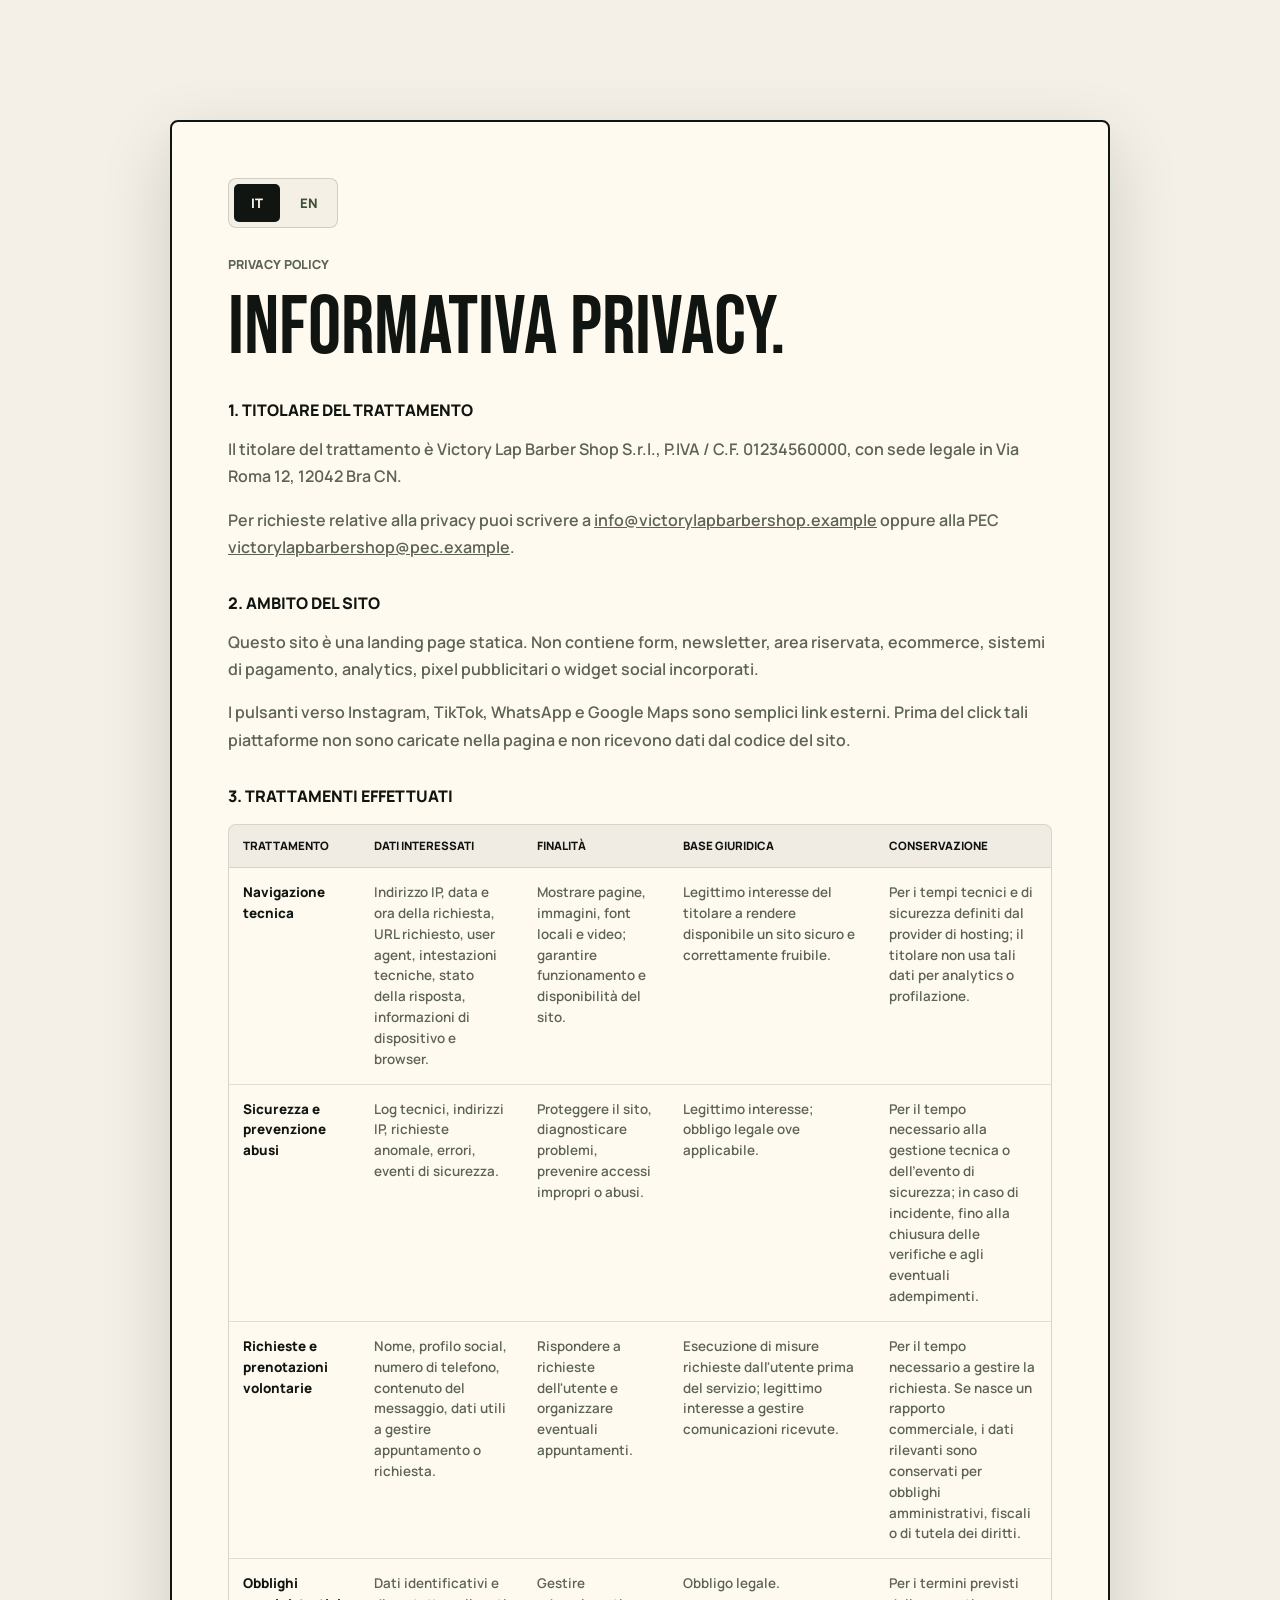
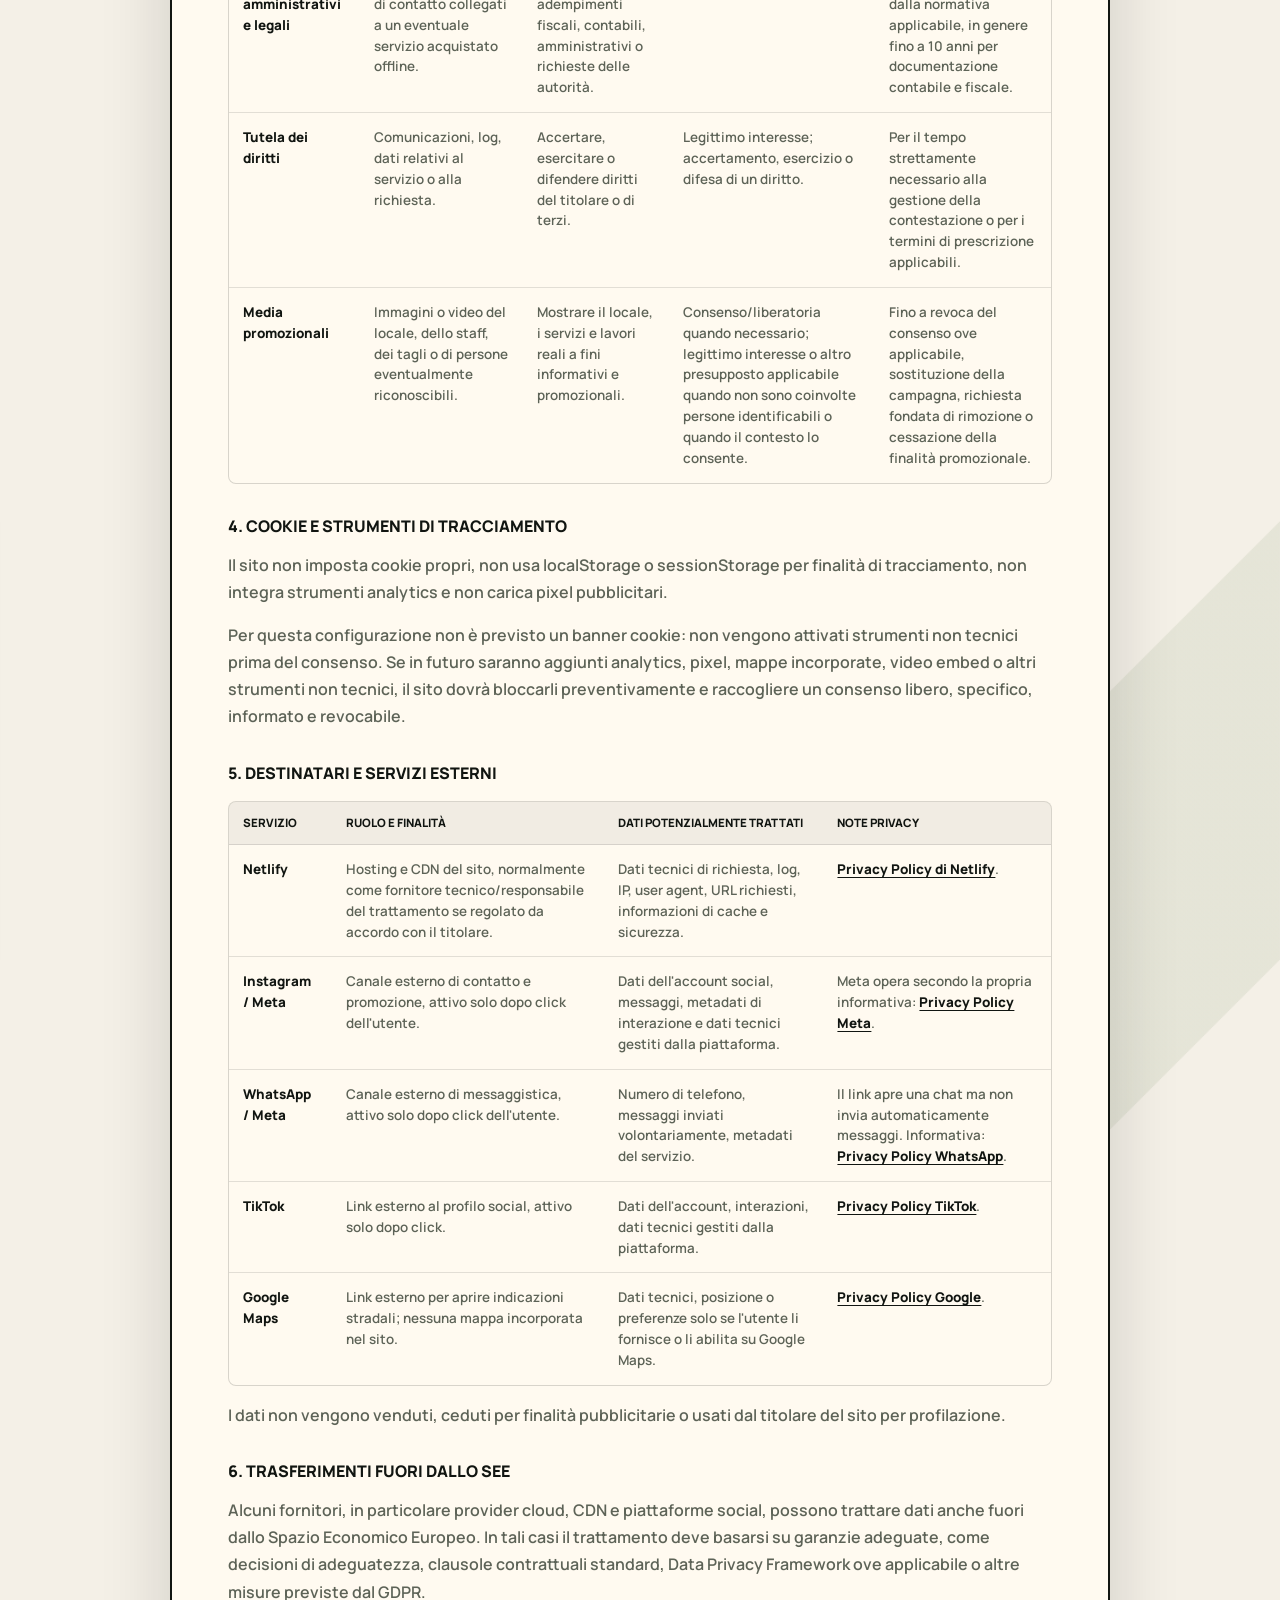
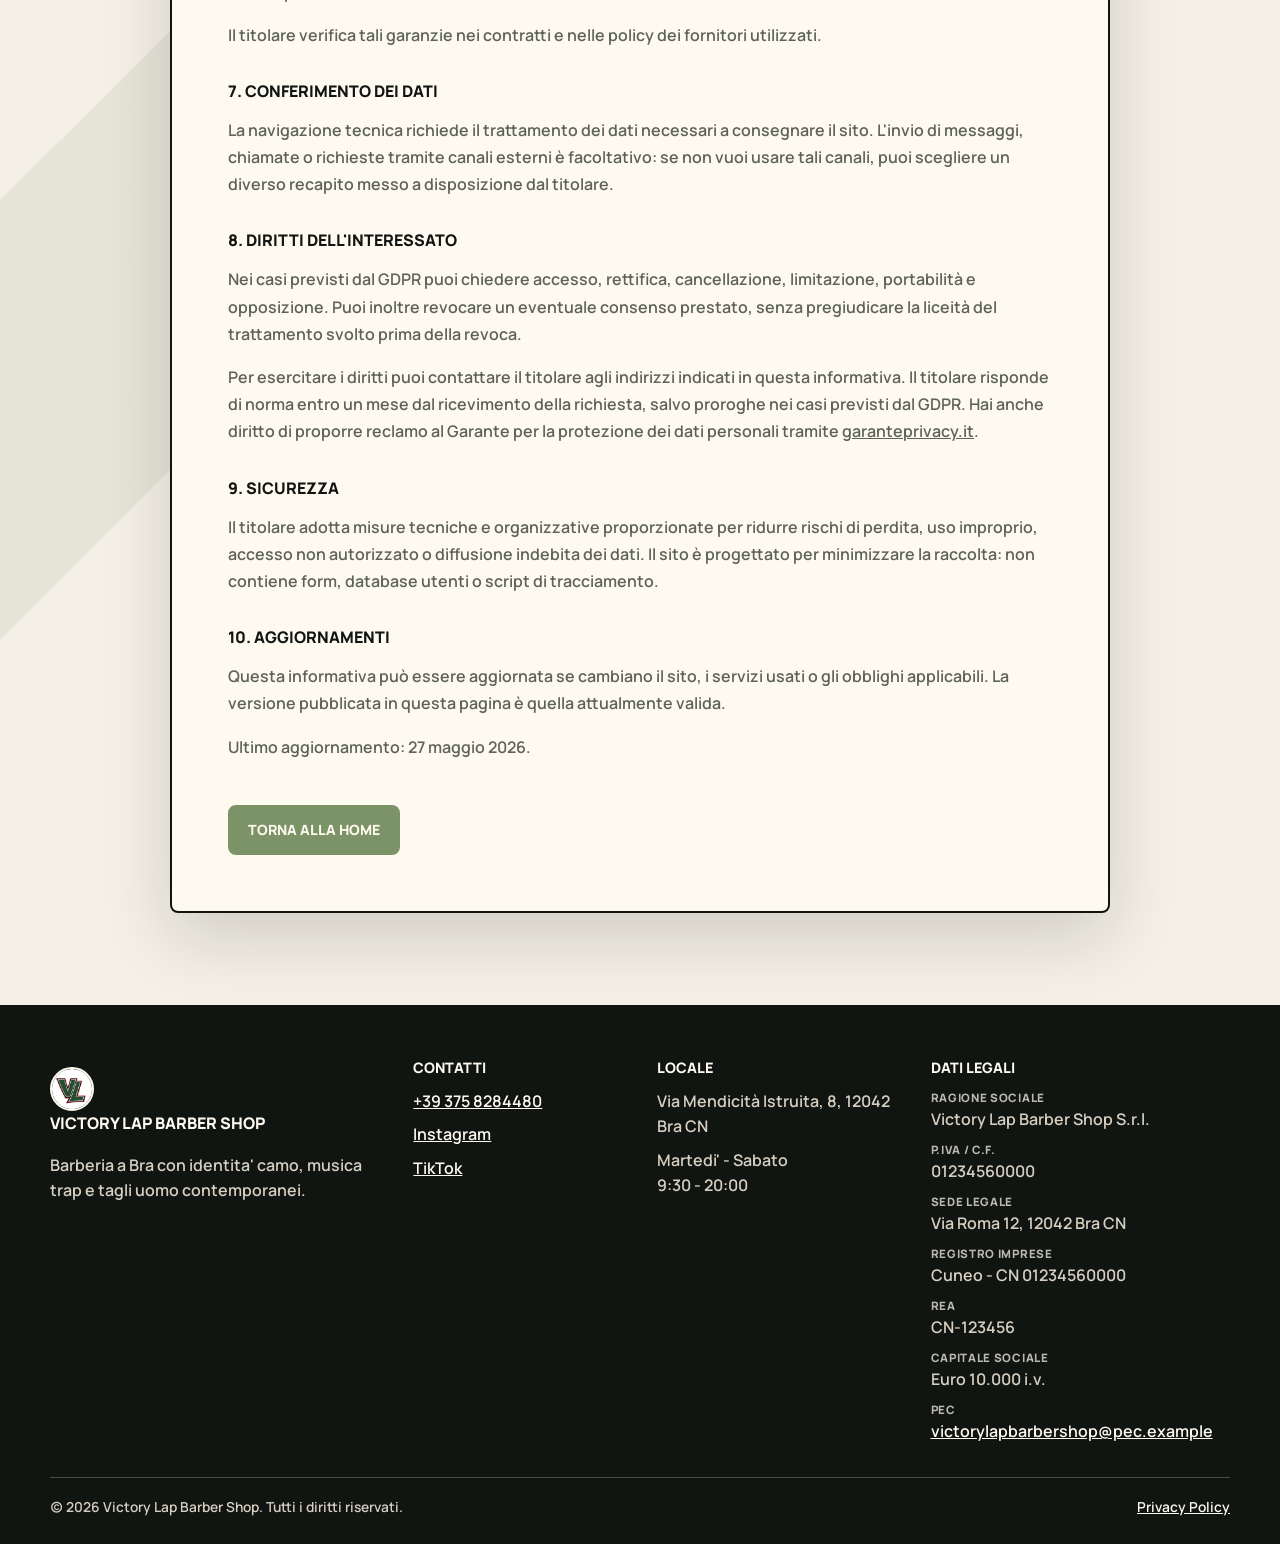
<file: privacy.html>
<!DOCTYPE html>
<html lang="it">
<head>
  <meta charset="UTF-8" />
  <meta name="viewport" content="width=device-width, initial-scale=1.0" />
  <title>Privacy Policy | Victory Lap Barber Shop</title>
  <meta name="description" content="Informativa privacy di Victory Lap Barber Shop." />
  <meta name="robots" content="noindex, follow" />
  <link rel="canonical" href="https://www.victorylapbarbershop.com/privacy.html" />
  <meta name="theme-color" content="#3f5038" />
  <link rel="icon" href="assets/05-logo-1779377432802-logo.jpg" type="image/jpeg" />
  <link rel="stylesheet" href="styles.css?v=42" />
</head>
<body>
  <main class="privacy-page section" aria-labelledby="privacy-title">
    <article class="privacy-panel">
      <div class="privacy-language-switch" aria-label="Seleziona lingua">
        <button class="privacy-language-button is-active" type="button" data-privacy-lang="it" aria-pressed="true">IT</button>
        <button class="privacy-language-button" type="button" data-privacy-lang="en" aria-pressed="false">EN</button>
      </div>

      <div class="privacy-language-panel" data-privacy-panel="it">
        <p class="eyebrow">Privacy Policy</p>
        <h1 id="privacy-title">Informativa privacy.</h1>

        <section>
          <h2>1. Titolare del trattamento</h2>
          <!-- Dati fittizi: sostituire con quelli reali prima della pubblicazione. -->
          <p>Il titolare del trattamento &egrave; Victory Lap Barber Shop S.r.l., P.IVA / C.F. 01234560000, con sede legale in Via Roma 12, 12042 Bra CN.</p>
          <p>Per richieste relative alla privacy puoi scrivere a <a href="mailto:info@victorylapbarbershop.example">info@victorylapbarbershop.example</a> oppure alla PEC <a href="mailto:victorylapbarbershop@pec.example">victorylapbarbershop@pec.example</a>.</p>
        </section>

        <section>
          <h2>2. Ambito del sito</h2>
          <p>Questo sito &egrave; una landing page statica. Non contiene form, newsletter, area riservata, ecommerce, sistemi di pagamento, analytics, pixel pubblicitari o widget social incorporati.</p>
          <p>I pulsanti verso Instagram, TikTok, WhatsApp e Google Maps sono semplici link esterni. Prima del click tali piattaforme non sono caricate nella pagina e non ricevono dati dal codice del sito.</p>
        </section>

        <section>
          <h2>3. Trattamenti effettuati</h2>
          <div class="privacy-table-wrap">
            <table class="privacy-table">
              <thead>
                <tr>
                  <th scope="col">Trattamento</th>
                  <th scope="col">Dati interessati</th>
                  <th scope="col">Finalit&agrave;</th>
                  <th scope="col">Base giuridica</th>
                  <th scope="col">Conservazione</th>
                </tr>
              </thead>
              <tbody>
                <tr>
                  <td>Navigazione tecnica</td>
                  <td>Indirizzo IP, data e ora della richiesta, URL richiesto, user agent, intestazioni tecniche, stato della risposta, informazioni di dispositivo e browser.</td>
                  <td>Mostrare pagine, immagini, font locali e video; garantire funzionamento e disponibilit&agrave; del sito.</td>
                  <td>Legittimo interesse del titolare a rendere disponibile un sito sicuro e correttamente fruibile.</td>
                  <td>Per i tempi tecnici e di sicurezza definiti dal provider di hosting; il titolare non usa tali dati per analytics o profilazione.</td>
                </tr>
                <tr>
                  <td>Sicurezza e prevenzione abusi</td>
                  <td>Log tecnici, indirizzi IP, richieste anomale, errori, eventi di sicurezza.</td>
                  <td>Proteggere il sito, diagnosticare problemi, prevenire accessi impropri o abusi.</td>
                  <td>Legittimo interesse; obbligo legale ove applicabile.</td>
                  <td>Per il tempo necessario alla gestione tecnica o dell'evento di sicurezza; in caso di incidente, fino alla chiusura delle verifiche e agli eventuali adempimenti.</td>
                </tr>
                <tr>
                  <td>Richieste e prenotazioni volontarie</td>
                  <td>Nome, profilo social, numero di telefono, contenuto del messaggio, dati utili a gestire appuntamento o richiesta.</td>
                  <td>Rispondere a richieste dell'utente e organizzare eventuali appuntamenti.</td>
                  <td>Esecuzione di misure richieste dall'utente prima del servizio; legittimo interesse a gestire comunicazioni ricevute.</td>
                  <td>Per il tempo necessario a gestire la richiesta. Se nasce un rapporto commerciale, i dati rilevanti sono conservati per obblighi amministrativi, fiscali o di tutela dei diritti.</td>
                </tr>
                <tr>
                  <td>Obblighi amministrativi e legali</td>
                  <td>Dati identificativi e di contatto collegati a un eventuale servizio acquistato offline.</td>
                  <td>Gestire adempimenti fiscali, contabili, amministrativi o richieste delle autorit&agrave;.</td>
                  <td>Obbligo legale.</td>
                  <td>Per i termini previsti dalla normativa applicabile, in genere fino a 10 anni per documentazione contabile e fiscale.</td>
                </tr>
                <tr>
                  <td>Tutela dei diritti</td>
                  <td>Comunicazioni, log, dati relativi al servizio o alla richiesta.</td>
                  <td>Accertare, esercitare o difendere diritti del titolare o di terzi.</td>
                  <td>Legittimo interesse; accertamento, esercizio o difesa di un diritto.</td>
                  <td>Per il tempo strettamente necessario alla gestione della contestazione o per i termini di prescrizione applicabili.</td>
                </tr>
                <tr>
                  <td>Media promozionali</td>
                  <td>Immagini o video del locale, dello staff, dei tagli o di persone eventualmente riconoscibili.</td>
                  <td>Mostrare il locale, i servizi e lavori reali a fini informativi e promozionali.</td>
                  <td>Consenso/liberatoria quando necessario; legittimo interesse o altro presupposto applicabile quando non sono coinvolte persone identificabili o quando il contesto lo consente.</td>
                  <td>Fino a revoca del consenso ove applicabile, sostituzione della campagna, richiesta fondata di rimozione o cessazione della finalit&agrave; promozionale.</td>
                </tr>
              </tbody>
            </table>
          </div>
        </section>

        <section>
          <h2>4. Cookie e strumenti di tracciamento</h2>
          <p>Il sito non imposta cookie propri, non usa localStorage o sessionStorage per finalit&agrave; di tracciamento, non integra strumenti analytics e non carica pixel pubblicitari.</p>
          <p>Per questa configurazione non &egrave; previsto un banner cookie: non vengono attivati strumenti non tecnici prima del consenso. Se in futuro saranno aggiunti analytics, pixel, mappe incorporate, video embed o altri strumenti non tecnici, il sito dovr&agrave; bloccarli preventivamente e raccogliere un consenso libero, specifico, informato e revocabile.</p>
        </section>

        <section>
          <h2>5. Destinatari e servizi esterni</h2>
          <div class="privacy-table-wrap">
            <table class="privacy-table">
              <thead>
                <tr>
                  <th scope="col">Servizio</th>
                  <th scope="col">Ruolo e finalit&agrave;</th>
                  <th scope="col">Dati potenzialmente trattati</th>
                  <th scope="col">Note privacy</th>
                </tr>
              </thead>
              <tbody>
                <tr>
                  <td>Netlify</td>
                  <td>Hosting e CDN del sito, normalmente come fornitore tecnico/responsabile del trattamento se regolato da accordo con il titolare.</td>
                  <td>Dati tecnici di richiesta, log, IP, user agent, URL richiesti, informazioni di cache e sicurezza.</td>
                  <td><a href="https://www.netlify.com/privacy/" target="_blank" rel="noopener noreferrer">Privacy Policy di Netlify</a>.</td>
                </tr>
                <tr>
                  <td>Instagram / Meta</td>
                  <td>Canale esterno di contatto e promozione, attivo solo dopo click dell'utente.</td>
                  <td>Dati dell'account social, messaggi, metadati di interazione e dati tecnici gestiti dalla piattaforma.</td>
                  <td>Meta opera secondo la propria informativa: <a href="https://www.facebook.com/privacy/policy/" target="_blank" rel="noopener noreferrer">Privacy Policy Meta</a>.</td>
                </tr>
                <tr>
                  <td>WhatsApp / Meta</td>
                  <td>Canale esterno di messaggistica, attivo solo dopo click dell'utente.</td>
                  <td>Numero di telefono, messaggi inviati volontariamente, metadati del servizio.</td>
                  <td>Il link apre una chat ma non invia automaticamente messaggi. Informativa: <a href="https://www.whatsapp.com/legal/privacy-policy" target="_blank" rel="noopener noreferrer">Privacy Policy WhatsApp</a>.</td>
                </tr>
                <tr>
                  <td>TikTok</td>
                  <td>Link esterno al profilo social, attivo solo dopo click.</td>
                  <td>Dati dell'account, interazioni, dati tecnici gestiti dalla piattaforma.</td>
                  <td><a href="https://www.tiktok.com/legal/page/eea/privacy-policy/it" target="_blank" rel="noopener noreferrer">Privacy Policy TikTok</a>.</td>
                </tr>
                <tr>
                  <td>Google Maps</td>
                  <td>Link esterno per aprire indicazioni stradali; nessuna mappa incorporata nel sito.</td>
                  <td>Dati tecnici, posizione o preferenze solo se l'utente li fornisce o li abilita su Google Maps.</td>
                  <td><a href="https://policies.google.com/privacy" target="_blank" rel="noopener noreferrer">Privacy Policy Google</a>.</td>
                </tr>
              </tbody>
            </table>
          </div>
          <p>I dati non vengono venduti, ceduti per finalit&agrave; pubblicitarie o usati dal titolare del sito per profilazione.</p>
        </section>

        <section>
          <h2>6. Trasferimenti fuori dallo SEE</h2>
          <p>Alcuni fornitori, in particolare provider cloud, CDN e piattaforme social, possono trattare dati anche fuori dallo Spazio Economico Europeo. In tali casi il trattamento deve basarsi su garanzie adeguate, come decisioni di adeguatezza, clausole contrattuali standard, Data Privacy Framework ove applicabile o altre misure previste dal GDPR.</p>
          <p>Il titolare verifica tali garanzie nei contratti e nelle policy dei fornitori utilizzati.</p>
        </section>

        <section>
          <h2>7. Conferimento dei dati</h2>
          <p>La navigazione tecnica richiede il trattamento dei dati necessari a consegnare il sito. L'invio di messaggi, chiamate o richieste tramite canali esterni &egrave; facoltativo: se non vuoi usare tali canali, puoi scegliere un diverso recapito messo a disposizione dal titolare.</p>
        </section>

        <section>
          <h2>8. Diritti dell'interessato</h2>
          <p>Nei casi previsti dal GDPR puoi chiedere accesso, rettifica, cancellazione, limitazione, portabilit&agrave; e opposizione. Puoi inoltre revocare un eventuale consenso prestato, senza pregiudicare la liceit&agrave; del trattamento svolto prima della revoca.</p>
          <p>Per esercitare i diritti puoi contattare il titolare agli indirizzi indicati in questa informativa. Il titolare risponde di norma entro un mese dal ricevimento della richiesta, salvo proroghe nei casi previsti dal GDPR. Hai anche diritto di proporre reclamo al Garante per la protezione dei dati personali tramite <a href="https://www.garanteprivacy.it/" target="_blank" rel="noopener noreferrer">garanteprivacy.it</a>.</p>
        </section>

        <section>
          <h2>9. Sicurezza</h2>
          <p>Il titolare adotta misure tecniche e organizzative proporzionate per ridurre rischi di perdita, uso improprio, accesso non autorizzato o diffusione indebita dei dati. Il sito &egrave; progettato per minimizzare la raccolta: non contiene form, database utenti o script di tracciamento.</p>
        </section>

        <section>
          <h2>10. Aggiornamenti</h2>
          <p>Questa informativa pu&ograve; essere aggiornata se cambiano il sito, i servizi usati o gli obblighi applicabili. La versione pubblicata in questa pagina &egrave; quella attualmente valida.</p>
          <p>Ultimo aggiornamento: 27 maggio 2026.</p>
        </section>

        <a class="btn btn-primary" href="index.html">Torna alla home</a>
      </div>

      <div class="privacy-language-panel" data-privacy-panel="en" hidden>
        <p class="eyebrow">Privacy Policy</p>
        <h1>Privacy notice.</h1>

        <section>
          <h2>1. Data controller</h2>
          <!-- Placeholder legal data: replace with real data before publication. -->
          <p>The data controller is Victory Lap Barber Shop S.r.l., VAT / Tax ID 01234560000, with registered office at Via Roma 12, 12042 Bra CN, Italy.</p>
          <p>For privacy-related requests, you can write to <a href="mailto:info@victorylapbarbershop.example">info@victorylapbarbershop.example</a> or to the certified email address <a href="mailto:victorylapbarbershop@pec.example">victorylapbarbershop@pec.example</a>.</p>
        </section>

        <section>
          <h2>2. Website scope</h2>
          <p>This website is a static landing page. It does not include forms, newsletters, private areas, ecommerce features, payment systems, analytics, advertising pixels or embedded social widgets.</p>
          <p>Buttons to Instagram, TikTok, WhatsApp and Google Maps are external links only. Before the user clicks them, those platforms are not loaded into the page and do not receive data from the website code.</p>
        </section>

        <section>
          <h2>3. Processing activities</h2>
          <div class="privacy-table-wrap">
            <table class="privacy-table">
              <thead>
                <tr>
                  <th scope="col">Processing</th>
                  <th scope="col">Data concerned</th>
                  <th scope="col">Purpose</th>
                  <th scope="col">Legal basis</th>
                  <th scope="col">Retention</th>
                </tr>
              </thead>
              <tbody>
                <tr>
                  <td>Technical browsing</td>
                  <td>IP address, date and time of request, requested URL, user agent, technical headers, response status, device and browser information.</td>
                  <td>Serve pages, images, local fonts and videos; ensure website operation and availability.</td>
                  <td>Legitimate interest in providing a secure and usable website.</td>
                  <td>For the technical and security periods defined by the hosting provider; the controller does not use these data for analytics or profiling.</td>
                </tr>
                <tr>
                  <td>Security and abuse prevention</td>
                  <td>Technical logs, IP addresses, anomalous requests, errors and security events.</td>
                  <td>Protect the website, diagnose issues and prevent improper access or abuse.</td>
                  <td>Legitimate interest; legal obligation where applicable.</td>
                  <td>For the time needed to handle the technical or security event; in case of incident, until checks and any required actions are completed.</td>
                </tr>
                <tr>
                  <td>Voluntary requests and bookings</td>
                  <td>Name, social profile, phone number, message content and information needed to manage an appointment or request.</td>
                  <td>Reply to user requests and arrange appointments.</td>
                  <td>Steps requested by the user before a service; legitimate interest in handling received communications.</td>
                  <td>For the time needed to handle the request. If a commercial relationship starts, relevant data may be retained for administrative, tax or legal protection purposes.</td>
                </tr>
                <tr>
                  <td>Administrative and legal obligations</td>
                  <td>Identification and contact data linked to any offline service purchased.</td>
                  <td>Manage tax, accounting, administrative obligations or authority requests.</td>
                  <td>Legal obligation.</td>
                  <td>For the terms required by applicable law, generally up to 10 years for accounting and tax documentation.</td>
                </tr>
                <tr>
                  <td>Legal protection</td>
                  <td>Communications, logs and data relating to the service or request.</td>
                  <td>Establish, exercise or defend the rights of the controller or third parties.</td>
                  <td>Legitimate interest; establishment, exercise or defence of legal claims.</td>
                  <td>For the time strictly needed to manage the claim or for applicable limitation periods.</td>
                </tr>
                <tr>
                  <td>Promotional media</td>
                  <td>Images or videos of the shop, staff, haircuts or people who may be recognizable.</td>
                  <td>Show the shop, services and real work for informational and promotional purposes.</td>
                  <td>Consent/release where required; legitimate interest or another applicable basis where no identifiable people are involved or the context allows it.</td>
                  <td>Until consent is withdrawn where applicable, the campaign is replaced, a grounded removal request is received, or the promotional purpose ceases.</td>
                </tr>
              </tbody>
            </table>
          </div>
        </section>

        <section>
          <h2>4. Cookies and tracking technologies</h2>
          <p>The website does not set first-party cookies, does not use localStorage or sessionStorage for tracking, does not include analytics tools and does not load advertising pixels.</p>
          <p>With this configuration, no cookie banner is planned: no non-technical tracking tool is activated before consent. If analytics, pixels, embedded maps, video embeds or other non-technical tools are added in the future, the website must block them in advance and collect freely given, specific, informed and revocable consent.</p>
        </section>

        <section>
          <h2>5. Recipients and external services</h2>
          <div class="privacy-table-wrap">
            <table class="privacy-table">
              <thead>
                <tr>
                  <th scope="col">Service</th>
                  <th scope="col">Role and purpose</th>
                  <th scope="col">Data potentially processed</th>
                  <th scope="col">Privacy notes</th>
                </tr>
              </thead>
              <tbody>
                <tr>
                  <td>Netlify</td>
                  <td>Website hosting and CDN, usually as technical provider/processor if governed by an agreement with the controller.</td>
                  <td>Technical request data, logs, IP, user agent, requested URLs, cache and security information.</td>
                  <td><a href="https://www.netlify.com/privacy/" target="_blank" rel="noopener noreferrer">Netlify Privacy Policy</a>.</td>
                </tr>
                <tr>
                  <td>Instagram / Meta</td>
                  <td>External contact and promotional channel, active only after the user clicks.</td>
                  <td>Social account data, messages, interaction metadata and technical data handled by the platform.</td>
                  <td>Meta operates under its own notice: <a href="https://www.facebook.com/privacy/policy/" target="_blank" rel="noopener noreferrer">Meta Privacy Policy</a>.</td>
                </tr>
                <tr>
                  <td>WhatsApp / Meta</td>
                  <td>External messaging channel, active only after the user clicks.</td>
                  <td>Phone number, messages voluntarily sent and service metadata.</td>
                  <td>The link opens a chat but does not automatically send messages. Notice: <a href="https://www.whatsapp.com/legal/privacy-policy" target="_blank" rel="noopener noreferrer">WhatsApp Privacy Policy</a>.</td>
                </tr>
                <tr>
                  <td>TikTok</td>
                  <td>External social profile link, active only after the user clicks.</td>
                  <td>Account data, interactions and technical data handled by the platform.</td>
                  <td><a href="https://www.tiktok.com/legal/page/eea/privacy-policy/en" target="_blank" rel="noopener noreferrer">TikTok Privacy Policy</a>.</td>
                </tr>
                <tr>
                  <td>Google Maps</td>
                  <td>External link to directions; no map is embedded in the website.</td>
                  <td>Technical data, location or preferences only if the user provides or enables them on Google Maps.</td>
                  <td><a href="https://policies.google.com/privacy" target="_blank" rel="noopener noreferrer">Google Privacy Policy</a>.</td>
                </tr>
              </tbody>
            </table>
          </div>
          <p>Data are not sold, disclosed for advertising purposes or used by the website controller for profiling.</p>
        </section>

        <section>
          <h2>6. Transfers outside the EEA</h2>
          <p>Some providers, especially cloud, CDN and social platform providers, may process data outside the European Economic Area. In such cases, processing must rely on suitable safeguards, such as adequacy decisions, standard contractual clauses, the Data Privacy Framework where applicable or other measures provided by the GDPR.</p>
          <p>The controller verifies these safeguards in the contracts and policies of the providers used.</p>
        </section>

        <section>
          <h2>7. Provision of data</h2>
          <p>Technical browsing requires processing the data needed to serve the website. Sending messages, calls or requests through external channels is optional: if you do not want to use those channels, you can choose another contact method made available by the controller.</p>
        </section>

        <section>
          <h2>8. Data subject rights</h2>
          <p>Where provided by the GDPR, you may request access, rectification, erasure, restriction, portability and objection. You may also withdraw consent where processing is based on consent, without affecting the lawfulness of processing carried out before withdrawal.</p>
          <p>To exercise your rights, contact the controller using the addresses listed in this notice. The controller normally responds within one month of receiving the request, unless extensions apply under the GDPR. You also have the right to lodge a complaint with the Italian Data Protection Authority through <a href="https://www.garanteprivacy.it/" target="_blank" rel="noopener noreferrer">garanteprivacy.it</a>.</p>
        </section>

        <section>
          <h2>9. Security</h2>
          <p>The controller adopts proportionate technical and organizational measures to reduce the risk of loss, misuse, unauthorized access or improper disclosure of data. The website is designed to minimize collection: it does not include forms, user databases or tracking scripts.</p>
        </section>

        <section>
          <h2>10. Updates</h2>
          <p>This notice may be updated if the website, the services used or the applicable obligations change. The version published on this page is the current version.</p>
          <p>Last updated: May 27, 2026.</p>
        </section>

        <a class="btn btn-primary" href="index.html">Back to home</a>
      </div>
    </article>
  </main>

  <footer class="site-footer">
    <div class="footer-grid">
      <div class="footer-about">
        <a class="footer-brand" href="index.html">
          <img src="assets/05-logo-1779377432802-logo.jpg" width="1024" height="1024" alt="" />
          <span>Victory Lap Barber Shop</span>
        </a>
        <p>Barberia a Bra con identita' camo, musica trap e tagli uomo contemporanei.</p>
      </div>
      <nav class="footer-column" aria-label="Contatti">
        <h2>Contatti</h2>
        <a href="tel:+393758284480">+39 375 8284480</a>
        <a href="https://www.instagram.com/victorylap_barbershop/" target="_blank" rel="noopener noreferrer">Instagram</a>
        <a href="https://www.tiktok.com/@ibcutzzz" target="_blank" rel="noopener noreferrer">TikTok</a>
      </nav>
      <div class="footer-column">
        <h2>Locale</h2>
        <p>Via Mendicit&agrave; Istruita, 8, 12042 Bra CN</p>
        <p>Martedi' - Sabato<br />9:30 - 20:00</p>
      </div>
      <div class="footer-column footer-legal">
        <h2>Dati legali</h2>
        <!-- Dati legali fittizi: sostituire con quelli reali prima della pubblicazione. -->
        <dl class="legal-list">
          <div>
            <dt>Ragione sociale</dt>
            <dd>Victory Lap Barber Shop S.r.l.</dd>
          </div>
          <div>
            <dt>P.IVA / C.F.</dt>
            <dd>01234560000</dd>
          </div>
          <div>
            <dt>Sede legale</dt>
            <dd>Via Roma 12, 12042 Bra CN</dd>
          </div>
          <div>
            <dt>Registro Imprese</dt>
            <dd>Cuneo - CN 01234560000</dd>
          </div>
          <div>
            <dt>REA</dt>
            <dd>CN-123456</dd>
          </div>
          <div>
            <dt>Capitale sociale</dt>
            <dd>Euro 10.000 i.v.</dd>
          </div>
          <div>
            <dt>PEC</dt>
            <dd><a href="mailto:victorylapbarbershop@pec.example">victorylapbarbershop@pec.example</a></dd>
          </div>
        </dl>
      </div>
    </div>
    <div class="footer-bottom">
      <span>(c) 2026 Victory Lap Barber Shop. Tutti i diritti riservati.</span>
      <nav class="footer-legal-links" aria-label="Link legali">
        <a href="privacy.html">Privacy Policy</a>
      </nav>
    </div>
  </footer>

  <script>
    (() => {
      const buttons = Array.from(document.querySelectorAll("[data-privacy-lang]"));
      const panels = Array.from(document.querySelectorAll("[data-privacy-panel]"));
      const setLanguage = (language) => {
        document.documentElement.lang = language;
        buttons.forEach((button) => {
          const isActive = button.dataset.privacyLang === language;
          button.classList.toggle("is-active", isActive);
          button.setAttribute("aria-pressed", String(isActive));
        });
        panels.forEach((panel) => {
          panel.hidden = panel.dataset.privacyPanel !== language;
        });
      };

      buttons.forEach((button) => {
        button.addEventListener("click", () => setLanguage(button.dataset.privacyLang));
      });
    })();
  </script>
</body>
</html>
</file>
<file: styles.css>
@font-face {
  font-family: "Bebas Neue";
  font-style: normal;
  font-weight: 400;
  font-display: swap;
  src: url("assets/fonts/bebas-neue-v16-latin-regular.woff2") format("woff2");
}

@font-face {
  font-family: "Manrope";
  font-style: normal;
  font-weight: 400;
  font-display: swap;
  src: url("assets/fonts/manrope-v20-latin-regular.woff2") format("woff2");
}

@font-face {
  font-family: "Manrope";
  font-style: normal;
  font-weight: 500;
  font-display: swap;
  src: url("assets/fonts/manrope-v20-latin-500.woff2") format("woff2");
}

@font-face {
  font-family: "Manrope";
  font-style: normal;
  font-weight: 600;
  font-display: swap;
  src: url("assets/fonts/manrope-v20-latin-600.woff2") format("woff2");
}

@font-face {
  font-family: "Manrope";
  font-style: normal;
  font-weight: 700;
  font-display: swap;
  src: url("assets/fonts/manrope-v20-latin-700.woff2") format("woff2");
}

@font-face {
  font-family: "Manrope";
  font-style: normal;
  font-weight: 800;
  font-display: swap;
  src: url("assets/fonts/manrope-v20-latin-800.woff2") format("woff2");
}

@font-face {
  font-family: "Barlow Condensed";
  font-style: normal;
  font-weight: 400;
  font-display: swap;
  src: url("assets/fonts/barlow-condensed-v13-latin-regular.woff2") format("woff2");
}

@font-face {
  font-family: "Barlow Condensed";
  font-style: normal;
  font-weight: 600;
  font-display: swap;
  src: url("assets/fonts/barlow-condensed-v13-latin-600.woff2") format("woff2");
}

@font-face {
  font-family: "Barlow Condensed";
  font-style: normal;
  font-weight: 700;
  font-display: swap;
  src: url("assets/fonts/barlow-condensed-v13-latin-700.woff2") format("woff2");
}

@font-face {
  font-family: "Barlow Condensed";
  font-style: normal;
  font-weight: 800;
  font-display: swap;
  src: url("assets/fonts/barlow-condensed-v13-latin-800.woff2") format("woff2");
}

@font-face {
  font-family: "Barlow Condensed";
  font-style: normal;
  font-weight: 900;
  font-display: swap;
  src: url("assets/fonts/barlow-condensed-v13-latin-900.woff2") format("woff2");
}

:root {
  --font-display: "Bebas Neue", Impact, "Arial Narrow", sans-serif;
  --font-body: "Manrope", Arial, sans-serif;
  --ink: #111511;
  --muted: #5d6357;
  --paper: #f4f0e7;
  --paper-strong: #fffaf0;
  --olive: #3f5038;
  --sage: #7c9368;
  --stone: #a2988d;
  --brass: #897e5d;
  --burgundy: #7C9368;
  --line: rgba(17, 21, 17, 0.16);
  --shadow: 0 24px 70px rgba(17, 21, 17, 0.16);
  --radius: 8px;
  --max: 1180px;
  --ease: 220ms ease;
  --header-h: 78px;
  --font-race: "Barlow Condensed", "Arial Narrow", var(--font-display);
  --race-green-950: #07130d;
  --race-green-900: #0c2115;
  --race-green-800: #112d1b;
  --race-green-700: #1f4d2e;
  --race-red-600: #c8182b;
  --race-red-500: #ef233c;
  --race-taupe-300: #d4c5a5;
  --race-white: #f8f6ef;
  --race-black: #030504;
  --race-muted: #c8c4b8;
  --race-glass: rgba(248, 246, 239, 0.86);
  --race-shadow: 0 24px 80px rgba(12, 33, 21, 0.2);
}

* {
  box-sizing: border-box;
}

html {
  scroll-behavior: smooth;
  scroll-padding-top: var(--header-h);
}

body {
  margin: 0;
  min-width: 320px;
  overflow-x: hidden;
  background:
    linear-gradient(135deg, rgba(63, 80, 56, 0.06) 0 16%, transparent 16% 100%),
    linear-gradient(45deg, transparent 0 62%, rgba(124, 147, 104, 0.06) 62% 69%, transparent 69% 100%),
    var(--paper);
  color: var(--ink);
  font-family: var(--font-body);
  font-size: 16px;
  font-weight: 600;
  line-height: 1.6;
  letter-spacing: 0;
}

.hero-copy,
.hero-media,
.story-copy,
.shop-copy,
.location-copy,
.contact-panel {
  min-width: 0;
}

body.nav-open {
  overflow: hidden;
}

img {
  display: block;
  max-width: 100%;
  height: auto;
}

a {
  color: inherit;
}

button,
a {
  -webkit-tap-highlight-color: transparent;
}

button {
  font: inherit;
}

:focus-visible {
  outline: 3px solid var(--burgundy);
  outline-offset: 4px;
}

.skip-link {
  position: fixed;
  left: 16px;
  top: 16px;
  z-index: 1000;
  padding: 10px 14px;
  background: var(--ink);
  color: var(--paper-strong);
  transform: translateY(-140%);
  transition: transform var(--ease);
}

.skip-link:focus {
  transform: translateY(0);
}

.section {
  padding: 92px 24px;
}

.site-header {
  position: sticky;
  top: 0;
  z-index: 100;
  background: rgba(244, 240, 231, 0.88);
  border-bottom: 1px solid transparent;
  backdrop-filter: blur(18px);
  transition: border-color var(--ease), background var(--ease);
}

.site-header.is-scrolled {
  background: rgba(244, 240, 231, 0.96);
  border-bottom-color: var(--line);
}

.nav-shell {
  width: min(100%, var(--max));
  min-height: 76px;
  margin: 0 auto;
  display: flex;
  align-items: center;
  justify-content: space-between;
  gap: 24px;
}

.brand,
.footer-brand {
  display: inline-flex;
  align-items: center;
  gap: 12px;
  color: var(--ink);
  text-decoration: none;
  font-weight: 900;
  text-transform: uppercase;
}

.brand img,
.footer-brand img {
  width: 44px;
  height: 44px;
  border: 2px solid var(--ink);
  border-radius: 50%;
  object-fit: cover;
}

.brand span {
  font-family: var(--font-display);
  font-size: 1.45rem;
}

.nav-links {
  display: flex;
  align-items: center;
  gap: 8px;
}

.nav-links a {
  padding: 10px 12px;
  border-radius: var(--radius);
  color: var(--ink);
  font-size: 0.9rem;
  text-decoration: none;
  text-transform: uppercase;
  transition: background var(--ease), color var(--ease);
}

.nav-links a:hover {
  background: rgba(63, 80, 56, 0.1);
}

.nav-links .nav-cta {
  background: var(--ink);
  color: var(--paper-strong);
}

.nav-toggle {
  display: none;
  width: 44px;
  height: 44px;
  border: 1px solid var(--line);
  border-radius: var(--radius);
  background: var(--paper-strong);
  color: var(--ink);
}

.nav-toggle span {
  display: block;
  width: 20px;
  height: 2px;
  margin: 5px auto;
  background: currentColor;
  transition: transform var(--ease), opacity var(--ease);
}

.nav-toggle[aria-expanded="true"] span:nth-child(1) {
  transform: translateY(7px) rotate(45deg);
}

.nav-toggle[aria-expanded="true"] span:nth-child(2) {
  opacity: 0;
}

.nav-toggle[aria-expanded="true"] span:nth-child(3) {
  transform: translateY(-7px) rotate(-45deg);
}

.hero {
  min-height: auto;
  padding-top: 48px;
  padding-bottom: 84px;
  display: block;
}

.hero-inner {
  width: min(100%, 980px);
  margin: 0 auto;
  display: block;
}

.eyebrow {
  margin: 0 0 14px;
  color: var(--burgundy);
  font-size: 0.78rem;
  font-weight: 900;
  text-transform: uppercase;
}

h1,
h2,
h3,
p {
  overflow-wrap: break-word;
}

h1,
h2,
h3 {
  margin: 0;
  line-height: 0.94;
  letter-spacing: 0;
}

h1,
h2 {
  font-family: var(--font-display);
  font-weight: 400;
  text-transform: uppercase;
}

h1 {
  max-width: 7.5em;
  font-size: 6.5rem;
}

h2 {
  font-size: 4.2rem;
}

h3 {
  font-size: 1rem;
  font-weight: 900;
}

.hero-text {
  max-width: 560px;
  margin: 22px 0 0;
  color: #2f342d;
  font-size: 1.08rem;
}

.hero-actions,
.contact-actions,
.location-actions {
  display: flex;
  flex-wrap: wrap;
  gap: 12px;
  margin-top: 28px;
}

.btn {
  display: inline-flex;
  min-height: 48px;
  align-items: center;
  justify-content: center;
  padding: 12px 18px;
  border: 2px solid var(--ink);
  border-radius: var(--radius);
  color: var(--ink);
  font-size: 0.88rem;
  font-weight: 900;
  text-decoration: none;
  text-transform: uppercase;
  transition: transform var(--ease), background var(--ease), color var(--ease), border-color var(--ease);
}

.btn:hover {
  transform: translateY(-2px);
}

.btn-primary {
  background: var(--burgundy);
  border-color: var(--burgundy);
  color: var(--paper-strong);
}

.btn-secondary {
  background: var(--stone);
}

.btn-secondary:hover {
  background: var(--ink);
  color: var(--paper-strong);
}

.btn-call {
  --call-btn-bg: linear-gradient(90deg, #a2988d, #1f4d2e);
  position: relative;
  isolation: isolate;
  gap: 10px;
  min-height: 52px;
  padding: 0.9rem 1.25rem;
  overflow: hidden;
  border-width: 1px;
  border-color: rgba(255, 255, 255, 0.16);
  background: var(--call-btn-bg);
  color: var(--race-white);
  box-shadow: inset 0 0 0 1px rgba(255, 255, 255, 0.03);
  font-size: 0.78rem;
  letter-spacing: 0.09em;
}

.btn-call::before {
  content: "";
  position: absolute;
  z-index: -1;
  inset: 0;
  transform: translateX(-105%) skewX(-18deg);
  background: #7c9368;
  transition: transform 300ms ease;
}

.btn-call:hover,
.btn-call:focus-visible {
  border-color: rgba(248, 246, 239, 0.55);
  color: var(--paper-strong);
  box-shadow: 0 18px 42px rgba(124, 147, 104, 0.28);
}

.btn-call:hover::before,
.btn-call:focus-visible::before {
  transform: translateX(0) skewX(-18deg) scaleX(1.2);
}

.phone-icon {
  display: block;
  flex: 0 0 22px;
  width: 22px;
  height: 22px;
  fill: none;
  stroke: currentColor;
  stroke-linecap: round;
  stroke-linejoin: round;
  stroke-width: 2.2;
}

.btn-whatsapp {
  gap: 10px;
  border-color: #25d366;
  background: #25d366;
  color: var(--paper-strong);
}

.btn-whatsapp:hover {
  background: #128c7e;
  border-color: #128c7e;
  color: var(--paper-strong);
}

.whatsapp-icon {
  display: block;
  flex: 0 0 24px;
  width: 24px;
  height: 24px;
  fill: none;
  stroke: currentColor;
  stroke-linecap: round;
  stroke-linejoin: round;
  stroke-width: 1.9;
}

.hero-media {
  position: relative;
  width: 100%;
  margin: 0 auto;
  border: 2px solid var(--ink);
  border-radius: var(--radius);
  background: var(--paper-strong);
  box-shadow: var(--shadow);
  overflow: visible;
}

.hero-media::before {
  content: "";
  position: absolute;
  inset: 16px;
  z-index: 1;
  border: 1px solid rgba(255, 250, 240, 0.64);
  pointer-events: none;
}

.hero-media > img {
  width: 100%;
  aspect-ratio: 1672 / 941;
  border-radius: calc(var(--radius) - 2px);
  object-fit: cover;
  transform: translateY(var(--parallax-y, 0));
}

.hero-media .hero-actions {
  position: absolute;
  left: 50%;
  bottom: clamp(18px, 3vw, 32px);
  z-index: 4;
  width: min(calc(100% - 180px), 520px);
  justify-content: center;
  margin: 0;
  transform: translateX(-50%);
}

.hero-media .btn {
  border-color: rgba(17, 21, 17, 0.7);
  box-shadow: 0 12px 28px rgba(17, 21, 17, 0.24);
}

.hero-logo-badge {
  position: absolute;
  right: clamp(-18px, -1.4vw, -10px);
  bottom: clamp(-28px, -2.6vw, -16px);
  z-index: 3;
  display: grid;
  width: clamp(64px, 9vw, 104px);
  aspect-ratio: 1;
  place-items: center;
  padding: clamp(4px, 0.8vw, 7px);
  border: 2px solid var(--ink);
  border-radius: 50%;
  background: var(--paper-strong);
  box-shadow: 0 12px 28px rgba(17, 21, 17, 0.22);
  pointer-events: none;
}

.hero-logo-badge img {
  width: 100%;
  height: 100%;
  border-radius: 50%;
  object-fit: contain;
}

.section-grid,
.location-grid {
  width: min(100%, var(--max));
  margin: 0 auto;
  display: grid;
  grid-template-columns: 0.85fr 1.15fr;
  align-items: center;
  gap: 54px;
}

.portrait-frame,
.facade {
  margin: 0;
  border: 2px solid var(--ink);
  border-radius: var(--radius);
  background: var(--paper-strong);
  overflow: hidden;
  box-shadow: var(--shadow);
}

.portrait-frame img,
.portrait-frame video,
.facade img {
  display: block;
  width: 100%;
  height: 620px;
  object-fit: cover;
}

.portrait-frame video {
  background: var(--ink);
}

.story-copy p,
.section-heading p,
.shop-copy p,
.location-copy p,
.contact-panel p,
.site-footer p {
  color: var(--muted);
}

.story-copy > p {
  max-width: 620px;
  margin: 22px 0 0;
}

.milestone-strip {
  display: grid;
  grid-template-columns: repeat(4, 1fr);
  margin-top: 34px;
  border: 2px solid var(--ink);
  border-radius: var(--radius);
  overflow: hidden;
}

.milestone-strip span {
  min-height: 76px;
  display: grid;
  place-items: center;
  padding: 12px;
  border-right: 2px solid var(--ink);
  background: var(--paper-strong);
  font-family: var(--font-display);
  font-size: 2.2rem;
  text-transform: uppercase;
}

.milestone-strip span:nth-child(even) {
  background: var(--olive);
  color: var(--paper-strong);
}

.milestone-strip span:last-child {
  border-right: 0;
}

.origin-mantra {
  display: flex;
  align-items: flex-start;
  min-height: 80px;
  margin-top: 18px;
  color: var(--race-red-600);
  font-family: var(--font-display);
  font-size: 4.2rem;
  font-weight: 400;
  line-height: 0.94;
  text-transform: uppercase;
  white-space: nowrap;
}

.origin-social {
  display: inline-flex;
  flex-direction: column;
  align-items: center;
  margin-top: 18px;
}

.origin-social .origin-mantra {
  min-height: 0;
  margin-top: 0;
}

.instagram-follow-button {
  box-sizing: border-box;
  display: inline-flex;
  align-items: center;
  justify-content: center;
  gap: 10px;
  min-height: 48px;
  margin-top: 16px;
  padding: 13px 20px;
  border: 1px solid rgba(255, 255, 255, 0.34);
  border-radius: 4px;
  color: #ffffff;
  background: radial-gradient(circle at 30% 107%, #fdf497 0 8%, #fd5949 34%, #d6249f 62%, #285aeb 100%);
  font-family: var(--font-body);
  font-size: 16px;
  font-weight: 800;
  line-height: 1.15;
  letter-spacing: 0;
  text-decoration: none;
  transition: transform 180ms ease, border-color 180ms ease, filter 180ms ease;
  -webkit-tap-highlight-color: transparent;
}

.instagram-follow-button:hover {
  transform: translateY(-2px);
  border-color: rgba(255, 255, 255, 0.52);
  filter: saturate(1.03);
}

.instagram-follow-button:active {
  transform: translateY(0);
}

.instagram-follow-button:focus-visible {
  outline: 3px solid rgba(216, 79, 31, 0.55);
  outline-offset: 4px;
}

.instagram-follow-button__icon {
  display: block;
  width: 26px;
  height: 26px;
  flex: 0 0 26px;
}

.instagram-follow-button--shadow {
  min-width: 190px;
  box-shadow: 0 16px 36px rgba(0, 0, 0, 0.28);
}

.lineup {
  position: relative;
  overflow: hidden;
  background: linear-gradient(90deg, #a2988d, #1f4d2e);
  color: var(--paper-strong);
  isolation: isolate;
}

.lineup::before {
  content: "";
  position: absolute;
  inset: 0;
  z-index: -1;
  background: none;
}

.lineup .eyebrow,
.lineup .section-heading p {
  color: #d7cfc1;
}

.section-heading {
  width: min(100%, var(--max));
  margin: 0 auto 38px;
}

.section-heading p {
  max-width: 720px;
  margin: 18px 0 0;
}

.cut-carousel {
  position: relative;
  width: min(100%, 1280px);
  margin: 0 auto;
}

.cut-track {
  margin: 0;
  padding: 0 clamp(24px, 4vw, 56px) 34px 0;
  list-style: none;
  display: flex;
  gap: clamp(18px, 2vw, 24px);
  overflow-x: auto;
  overscroll-behavior-inline: contain;
  scroll-padding-inline: 0;
  scroll-behavior: smooth;
  scroll-snap-type: x proximity;
  scrollbar-width: none;
  -webkit-overflow-scrolling: touch;
  cursor: grab;
  touch-action: pan-x pan-y;
  user-select: none;
  will-change: scroll-position;
}

.cut-track.is-dragging,
.cut-track.is-wheel-scrolling {
  cursor: grabbing;
  scroll-behavior: auto;
  scroll-snap-type: none;
}

.cut-track::-webkit-scrollbar {
  display: none;
}

.cut-card {
  position: relative;
  flex: 0 0 clamp(300px, 27vw, 376px);
  min-height: 560px;
  padding: 30px;
  border: 2px solid rgba(124, 147, 104, 0.82);
  border-radius: 34px;
  background:
    linear-gradient(150deg, rgba(124, 147, 104, 0.34) 0 16%, transparent 16% 100%),
    #090b09;
  overflow: hidden;
  scroll-snap-align: start;
  scroll-snap-stop: normal;
  box-shadow: 0 32px 80px rgba(0, 0, 0, 0.38);
  isolation: isolate;
  contain: layout paint;
}

.cut-card::before {
  content: "";
  position: absolute;
  inset: -22% 20% auto auto;
  z-index: 2;
  width: 35%;
  height: 132%;
  background: rgba(124, 147, 104, 0.28);
  transform: rotate(38deg);
  transform-origin: center;
}

.cut-card::after {
  content: "";
  position: absolute;
  inset: 0;
  z-index: 2;
  background:
    linear-gradient(180deg, rgba(9, 11, 9, 0.16), rgba(9, 11, 9, 0.42) 52%, rgba(9, 11, 9, 0.9)),
    radial-gradient(circle at 50% 20%, transparent 0 30%, rgba(0, 0, 0, 0.32) 72%);
  pointer-events: none;
}

.cut-card.is-empty {
  border-color: rgba(124, 147, 104, 0.82);
  background: transparent;
  box-shadow: none;
}

.cut-card.is-empty::before,
.cut-card.is-empty::after {
  background: none;
}

.cut-card.has-image {
  border-color: rgba(255, 250, 240, 0.58);
  background: transparent;
  box-shadow: none;
}

.cut-card.has-image::before,
.cut-card.has-image::after {
  background: none;
}

.cut-card img {
  position: absolute;
  inset: 0;
  z-index: 1;
  width: 100%;
  height: 100%;
  max-width: none;
  object-fit: cover;
  filter: none;
  image-rendering: auto;
  pointer-events: none;
  transform: none;
}

.cut-number {
  position: relative;
  z-index: 3;
}

.cut-number {
  color: var(--stone);
  font-family: var(--font-display);
  font-size: clamp(3.4rem, 7vw, 5rem);
  font-weight: 900;
  line-height: 0.9;
}

.cut-dots {
  display: flex;
  justify-content: center;
  gap: clamp(14px, 2vw, 28px);
}

.cut-scroll-controls {
  display: grid;
  width: min(100%, 720px);
  margin: 16px auto 0;
  gap: 34px;
  justify-items: center;
  padding: 10px 18px 0;
}

.cut-carousel.is-not-scrollable .cut-scroll-controls {
  display: none;
}

.cut-dots button {
  width: clamp(17px, 1.6vw, 28px);
  height: clamp(17px, 1.6vw, 28px);
  padding: 0;
  border: 2px solid rgba(255, 250, 240, 0.38);
  border-radius: 50%;
  background: transparent;
  cursor: pointer;
  transition: background var(--ease), border-color var(--ease), transform var(--ease);
}

.cut-dots button.is-active {
  background: var(--paper-strong);
  border-color: var(--paper-strong);
  transform: scale(1.08);
}

.cut-progress {
  width: min(100%, 720px);
  height: 7px;
  overflow: hidden;
  border-radius: 999px;
  background: rgba(255, 250, 240, 0.12);
}

.cut-progress span {
  display: block;
  width: 100%;
  height: 100%;
  border-radius: inherit;
  background: var(--sage);
  transform: scaleX(0.1);
  transform-origin: left center;
  transition: transform var(--ease);
}

.cut-scroll-nav {
  display: grid;
  grid-template-columns: 54px auto 54px;
  align-items: center;
  justify-content: center;
  gap: clamp(14px, 3vw, 32px);
  width: min(100%, 620px);
  color: rgba(255, 250, 240, 0.66);
  text-align: center;
}

.cut-scroll-arrow {
  display: grid;
  width: 54px;
  height: 54px;
  place-items: center;
  border: 2px solid rgba(255, 250, 240, 0.42);
  border-radius: var(--radius);
  background: rgba(255, 250, 240, 0.08);
  color: var(--paper-strong);
  cursor: pointer;
  transition:
    transform var(--ease),
    border-color var(--ease),
    background var(--ease),
    opacity var(--ease);
}

.cut-scroll-arrow:hover,
.cut-scroll-arrow:focus-visible {
  border-color: var(--paper-strong);
  background: rgba(255, 250, 240, 0.16);
  transform: translateY(-2px);
}

.cut-scroll-arrow:disabled {
  cursor: default;
  opacity: 0.35;
  transform: none;
}

.cut-scroll-arrow span {
  font-size: clamp(2rem, 4vw, 3rem);
  line-height: 1;
}

.cut-scroll-nav strong {
  font-size: clamp(1.05rem, 2vw, 1.65rem);
  font-weight: 700;
  line-height: 1.1;
  text-transform: uppercase;
}

.services {
  background: var(--paper-strong);
}

.price-table {
  width: min(100%, var(--max));
  margin: 0 auto;
  border-top: 2px solid var(--ink);
}

.price-table article {
  display: grid;
  grid-template-columns: 1fr auto;
  align-items: center;
  gap: 24px;
  padding: 24px 0;
  border-bottom: 2px solid var(--ink);
}

.price-table h3 {
  margin-bottom: 8px;
  text-transform: uppercase;
}

.price-table p {
  margin: 0;
  color: var(--muted);
}

.price-table strong {
  font-family: var(--font-display);
  font-size: 3.1rem;
  font-weight: 400;
  color: var(--burgundy);
}

.price-note {
  width: min(100%, var(--max));
  margin: 18px auto 0;
  color: var(--muted);
  font-size: 0.92rem;
}

.shop {
  width: min(100%, var(--max));
  margin: 0 auto;
  display: grid;
  grid-template-columns: 0.75fr 1.25fr;
  align-items: end;
  gap: 42px;
}

.shop-copy {
  padding-bottom: 24px;
}

.shop-copy p {
  margin-top: 18px;
}

.gallery-shell {
  position: relative;
  display: block;
}

.js-enabled .gallery-shell {
  display: grid;
  grid-template-columns: 52px 1fr 52px;
  align-items: center;
  gap: 12px;
}

.gallery-stage {
  min-height: 560px;
  border: 2px solid var(--ink);
  border-radius: var(--radius);
  background: var(--paper-strong);
  overflow: hidden;
}

.gallery-slide {
  margin: 0;
}

.js-enabled .gallery-slide {
  display: none;
}

.js-enabled .gallery-slide.is-active {
  display: block;
  animation: slideIn 280ms ease;
}

.gallery-slide img {
  width: 100%;
  height: 560px;
  object-fit: cover;
}

.gallery-slide figcaption {
  padding: 14px 16px;
  color: var(--ink);
  font-size: 0.9rem;
  font-weight: 900;
  text-transform: uppercase;
}

.gallery-arrow {
  display: none;
  width: 52px;
  height: 52px;
  border: 2px solid var(--ink);
  border-radius: var(--radius);
  background: var(--paper-strong);
  color: var(--ink);
  cursor: pointer;
  font-family: var(--font-display);
  font-size: 2rem;
  line-height: 1;
  transition: transform var(--ease), background var(--ease), color var(--ease);
}

.js-enabled .gallery-arrow {
  display: block;
}

.gallery-arrow:hover {
  transform: translateY(-2px);
  background: var(--ink);
  color: var(--paper-strong);
}

.gallery-arrow:disabled {
  opacity: 0.4;
  cursor: not-allowed;
  transform: none;
}

.location {
  background:
    linear-gradient(180deg, rgba(255, 250, 240, 0.72), rgba(231, 223, 210, 0.86)),
    #e7dfd2;
}

.location-panel {
  width: min(100%, var(--max));
  margin: 0 auto;
  display: grid;
  grid-template-columns: 0.92fr 1.08fr;
  align-items: stretch;
  gap: clamp(28px, 4vw, 44px);
  padding: clamp(28px, 4vw, 52px);
  border: 1px solid rgba(17, 21, 17, 0.18);
  border-radius: var(--radius);
  background: rgba(255, 250, 240, 0.82);
  box-shadow: 0 26px 76px rgba(17, 21, 17, 0.14);
}

.location-copy {
  display: flex;
  min-height: 100%;
  flex-direction: column;
  justify-content: center;
}

.location-eyebrow {
  display: inline-flex;
  align-items: center;
  gap: 12px;
}

.location-eyebrow svg,
.location-booking svg,
.availability-card svg,
.hours-card svg {
  width: 24px;
  height: 24px;
  fill: none;
  stroke: currentColor;
  stroke-linecap: round;
  stroke-linejoin: round;
  stroke-width: 2.4;
}

.location-copy h2 {
  max-width: 9em;
  margin: 18px 0 0;
  font-size: clamp(3.45rem, 7vw, 5.3rem);
  line-height: 0.96;
}

.location-intro {
  max-width: 440px;
  margin: 22px 0 0;
  font-size: 1.08rem;
}

.availability-card,
.hours-card {
  display: flex;
  align-items: center;
  gap: 18px;
  margin-top: 22px;
}

.hours-card {
  padding: 18px 20px;
  border: 1px solid var(--line);
  border-radius: var(--radius);
}

.availability-card {
  width: min(100%, 430px);
  max-width: 100%;
  padding: 16px 22px 16px 18px;
  border: 1px solid rgba(255, 250, 240, 0.4);
  border-radius: 999px;
  color: var(--paper-strong);
  background: #1f7a42;
  box-shadow: 0 16px 34px rgba(31, 122, 66, 0.24);
  text-align: left;
}

.availability-card.is-closed {
  border-color: rgba(255, 250, 240, 0.34);
  background: #b42318;
  box-shadow: 0 16px 34px rgba(180, 35, 24, 0.24);
}

.availability-icon,
.hours-icon {
  display: grid;
  flex: 0 0 66px;
  width: 66px;
  aspect-ratio: 1;
  place-items: center;
  border-radius: 50%;
}

.availability-icon {
  flex-basis: 14px;
  width: 14px;
  background: var(--paper-strong);
  box-shadow: 0 0 0 5px rgba(255, 250, 240, 0.18);
}

.availability-card.is-open .availability-icon {
  box-shadow:
    0 0 0 5px rgba(255, 250, 240, 0.18),
    0 0 22px rgba(255, 250, 240, 0.48);
}

.availability-card.is-closed .availability-icon {
  box-shadow: 0 0 0 5px rgba(255, 250, 240, 0.14);
}

.hours-icon {
  background: var(--paper-strong);
  border: 1px solid var(--line);
  color: var(--ink);
}

.availability-card strong,
.hours-label {
  display: block;
  color: var(--olive);
  font-size: 1.08rem;
  font-weight: 900;
  text-transform: uppercase;
}

.availability-card strong {
  color: var(--paper-strong);
  font-size: 1rem;
  letter-spacing: 0.04em;
}

.open-status,
.hours-card span:last-child {
  display: block;
  color: var(--muted);
}

.availability-card .open-status {
  color: rgba(255, 250, 240, 0.82);
  font-size: 0.95rem;
  line-height: 1.25;
}

.hours-card strong {
  display: block;
  margin: 2px 0;
  color: var(--ink);
  font-size: 1.55rem;
  line-height: 1.2;
}

.location-booking {
  display: grid;
  grid-template-columns: auto 1fr auto;
  align-items: center;
  gap: 16px;
  margin-top: 20px;
  padding-top: 20px;
  border-top: 1px solid var(--line);
}

.location-booking p {
  margin: 0;
  font-size: 0.9rem;
  line-height: 1.45;
}

.location-booking .btn {
  border-color: var(--sage);
  background: transparent;
  color: var(--olive);
}

.location-booking .btn:hover {
  background: var(--olive);
  color: var(--paper-strong);
}

.location-map {
  isolation: isolate;
  position: relative;
  min-height: 560px;
  overflow: hidden;
  border: 1px solid var(--line);
  border-radius: var(--radius);
  background: var(--ink);
}

.location-map img {
  position: absolute;
  inset: 0;
  width: 100%;
  height: 100%;
  object-fit: cover;
  opacity: 0.58;
  filter: saturate(0.7) contrast(0.9) brightness(0.78);
  transform: scale(1.02);
}

.location-map::after {
  content: "";
  position: absolute;
  inset: 0;
  z-index: 1;
  background:
    radial-gradient(circle at 50% 52%, rgba(255, 250, 240, 0.2), rgba(17, 21, 17, 0.18) 42%, rgba(17, 21, 17, 0.48)),
    linear-gradient(180deg, rgba(17, 21, 17, 0.08), rgba(17, 21, 17, 0.44));
  pointer-events: none;
}

.map-open-link {
  position: absolute;
  left: 50%;
  top: 50%;
  z-index: 2;
  display: inline-flex;
  align-items: center;
  justify-content: center;
  width: min(calc(100% - 36px), 330px);
  min-height: 54px;
  padding: 15px 22px;
  border: 2px solid rgba(255, 250, 240, 0.9);
  border-radius: var(--radius);
  background: var(--paper-strong);
  color: var(--ink);
  font-size: 0.86rem;
  font-weight: 900;
  letter-spacing: 0.04em;
  line-height: 1.1;
  text-decoration: none;
  text-align: center;
  text-transform: uppercase;
  transform: translate(-50%, -50%);
  box-shadow:
    0 18px 42px rgba(3, 5, 4, 0.34),
    0 0 0 8px rgba(255, 250, 240, 0.16);
  transition:
    transform var(--ease),
    background var(--ease),
    color var(--ease),
    box-shadow var(--ease);
}

.map-open-link:hover {
  background: var(--ink);
  color: var(--paper-strong);
  transform: translate(-50%, -52%);
  box-shadow:
    0 20px 46px rgba(3, 5, 4, 0.38),
    0 0 0 8px rgba(255, 250, 240, 0.22);
}

.contact {
  padding-bottom: 110px;
}

.contact-panel {
  width: min(100%, 940px);
  margin: 0 auto;
  padding: 44px;
  border: 2px solid var(--ink);
  border-radius: var(--radius);
  background:
    linear-gradient(135deg, transparent 0 63%, rgba(124, 147, 104, 0.11) 63% 70%, transparent 70%),
    var(--paper-strong);
  text-align: center;
  box-shadow: var(--shadow);
}

.contact-panel h2 {
  font-size: 5rem;
}

.contact-panel p {
  max-width: 620px;
  margin: 16px auto 0;
}

.contact-actions {
  justify-content: center;
}

.contact-actions .instagram-follow-button {
  margin-top: 0;
}

.contact-whatsapp {
  width: min(100%, 360px);
  margin-top: 22px;
  box-shadow: 0 16px 34px rgba(37, 211, 102, 0.24);
}

.privacy-note {
  margin-top: 18px;
  color: var(--muted);
  font-size: 0.86rem;
  line-height: 1.6;
}

.privacy-note a {
  display: inline;
  color: var(--ink);
  font-weight: 900;
  text-decoration: underline;
  text-underline-offset: 3px;
}

.contact-panel .privacy-note {
  max-width: 720px;
}

.site-footer {
  padding: 54px 24px 26px;
  background: var(--ink);
  color: var(--paper-strong);
}

.footer-grid {
  width: min(100%, var(--max));
  margin: 0 auto;
  display: grid;
  grid-template-columns: minmax(240px, 1.1fr) minmax(150px, 0.7fr) minmax(190px, 0.8fr) minmax(250px, 1fr);
  align-items: start;
  gap: 34px;
}

.footer-brand {
  color: var(--paper-strong);
}

.footer-brand img {
  border-color: var(--paper-strong);
}

.site-footer h2 {
  margin: 0 0 12px;
  font-family: var(--font-body);
  font-size: 0.9rem;
  font-weight: 900;
  line-height: 1.2;
  text-transform: uppercase;
}

.site-footer a {
  display: block;
  width: fit-content;
  margin: 8px 0;
  color: var(--paper-strong);
}

.site-footer p {
  max-width: 430px;
  color: #d7cfc1;
}

.footer-column p {
  margin: 8px 0;
}

.legal-list {
  display: grid;
  gap: 10px;
  margin: 0;
  color: #d7cfc1;
}

.legal-list div {
  display: grid;
  gap: 2px;
}

.legal-list dt {
  color: rgba(255, 250, 240, 0.72);
  font-size: 0.72rem;
  font-weight: 900;
  letter-spacing: 0.06em;
  text-transform: uppercase;
}

.legal-list dd {
  margin: 0;
  line-height: 1.35;
}

.footer-legal a {
  display: inline;
  margin: 0;
}

.footer-bottom {
  width: min(100%, var(--max));
  margin: 34px auto 0;
  padding-top: 18px;
  border-top: 1px solid rgba(255, 250, 240, 0.24);
  display: flex;
  justify-content: space-between;
  gap: 18px;
  color: #d7cfc1;
  font-size: 0.86rem;
}

.footer-legal-links {
  display: inline-flex;
  flex-wrap: wrap;
  gap: 14px;
}

.footer-legal-links a {
  margin: 0;
  color: var(--paper-strong);
}

.privacy-page {
  min-height: 100vh;
  padding-top: 120px;
  background:
    linear-gradient(135deg, transparent 0 62%, rgba(124, 147, 104, 0.12) 62% 70%, transparent 70%),
    var(--paper);
}

.privacy-panel {
  width: min(100%, 940px);
  margin: 0 auto;
  padding: clamp(28px, 5vw, 56px);
  border: 2px solid var(--ink);
  border-radius: var(--radius);
  background: var(--paper-strong);
  box-shadow: var(--shadow);
}

.privacy-language-switch {
  display: inline-flex;
  gap: 6px;
  margin-bottom: 26px;
  padding: 5px;
  border: 1px solid var(--line);
  border-radius: var(--radius);
  background: rgba(17, 21, 17, 0.04);
}

.privacy-language-button {
  min-width: 46px;
  min-height: 38px;
  border: 0;
  border-radius: 5px;
  background: transparent;
  color: var(--olive);
  cursor: pointer;
  font-family: var(--font-body);
  font-size: 0.82rem;
  font-weight: 900;
  text-transform: uppercase;
}

.privacy-language-button.is-active {
  background: var(--ink);
  color: var(--paper-strong);
}

.privacy-language-panel[hidden] {
  display: none;
}

.privacy-panel h1 {
  margin: 12px 0 0;
  font-size: clamp(3.2rem, 8vw, 5.2rem);
  line-height: 0.95;
}

.privacy-panel h2 {
  margin: 32px 0 10px;
  font-family: var(--font-body);
  font-size: 1rem;
  font-weight: 900;
  line-height: 1.25;
  text-transform: uppercase;
}

.privacy-panel p,
.privacy-panel li {
  color: var(--muted);
  line-height: 1.7;
}

.privacy-panel ul {
  margin: 10px 0 0;
  padding-left: 22px;
}

.privacy-table-wrap {
  margin: 18px 0 0;
  overflow-x: auto;
  border: 1px solid var(--line);
  border-radius: 8px;
  background: rgba(255, 250, 240, 0.72);
}

.privacy-table {
  width: 100%;
  min-width: 780px;
  border-collapse: collapse;
  color: var(--muted);
  font-size: 0.84rem;
  line-height: 1.55;
}

.privacy-table th,
.privacy-table td {
  padding: 14px;
  border-bottom: 1px solid rgba(17, 21, 17, 0.12);
  text-align: left;
  vertical-align: top;
}

.privacy-table th {
  background: rgba(17, 21, 17, 0.06);
  color: var(--ink);
  font-size: 0.72rem;
  font-weight: 900;
  line-height: 1.25;
  text-transform: uppercase;
}

.privacy-table td:first-child {
  color: var(--ink);
  font-weight: 900;
}

.privacy-table tr:last-child td {
  border-bottom: 0;
}

.privacy-table a {
  color: var(--ink);
  font-weight: 900;
  text-decoration: underline;
  text-underline-offset: 3px;
}

.privacy-panel .btn {
  margin-top: 28px;
}

.reveal {
  opacity: 1;
  transform: none;
}

.js-enabled .reveal {
  opacity: 1;
  transform: translateY(18px);
  transition: transform 520ms ease;
}

.js-enabled .reveal.is-visible {
  opacity: 1;
  transform: translateY(0);
}

.js-enabled .hero .reveal {
  opacity: 1;
  transform: none;
  transition: none;
}

@keyframes slideIn {
  from {
    opacity: 0.65;
    transform: translateX(18px);
  }
  to {
    opacity: 1;
    transform: translateX(0);
  }
}

@media (max-width: 980px) {
  h1 {
    font-size: 4.7rem;
  }

  h2 {
    font-size: 3.4rem;
  }

  .hero-inner,
  .section-grid,
  .location-panel,
  .shop,
  .footer-grid {
    grid-template-columns: 1fr;
  }

  .portrait-frame img,
  .portrait-frame video,
  .facade img {
    height: 520px;
  }

  .location-panel {
    padding: 30px;
  }

  .location-copy h2 {
    max-width: 100%;
  }

  .location-map {
    min-height: 480px;
  }

  .cut-card {
    flex-basis: clamp(280px, 74vw, 360px);
    min-height: 560px;
  }

  .shop {
    padding-left: 24px;
    padding-right: 24px;
  }

  .footer-bottom {
    flex-direction: column;
  }
}

@media (max-width: 760px) {
  .section {
    padding: 68px 18px;
  }

  .nav-shell {
    min-height: 68px;
    padding: 0 18px;
  }

  .nav-toggle {
    display: block;
  }

  .nav-links {
    position: fixed;
    inset: 68px 0 auto 0;
    display: grid;
    gap: 0;
    padding: 18px;
    background: var(--paper-strong);
    border-bottom: 2px solid var(--ink);
    transform: translateY(-130%);
    transition: transform var(--ease);
  }

  .nav-links.is-open {
    transform: translateY(0);
  }

  .nav-links a {
    padding: 16px 4px;
    border-bottom: 1px solid var(--line);
    border-radius: 0;
  }

  .nav-links .nav-cta {
    margin-top: 12px;
    padding: 14px 16px;
    border-radius: var(--radius);
    text-align: center;
  }

  .brand span {
    font-size: 1.24rem;
  }

  .brand img {
    width: 38px;
    height: 38px;
  }

  .hero {
    padding: 30px 18px 38px;
  }

  .hero-inner {
    width: min(100%, 720px);
    margin-left: auto;
    margin-right: auto;
  }

  h1 {
    font-size: 2.72rem;
  }

  h2 {
    font-size: 2.45rem;
  }

  .hero-text {
    max-width: 100%;
    font-size: 1rem;
  }

  .btn {
    width: 100%;
  }

  .hero-media .hero-actions {
    left: 16px;
    right: 16px;
    bottom: 16px;
    width: auto;
    transform: none;
  }

  .hero-media .hero-actions .btn {
    width: auto;
    flex: 1 1 180px;
    min-height: 44px;
    padding: 10px 12px;
    font-size: 0.78rem;
  }

  .hero-logo-badge {
    right: -10px;
    bottom: -16px;
    width: 64px;
  }

  .milestone-strip {
    grid-template-columns: repeat(2, 1fr);
  }

  .milestone-strip span {
    border-bottom: 2px solid var(--ink);
  }

  .milestone-strip span:nth-child(2n) {
    border-right: 0;
  }

  .milestone-strip span:nth-last-child(-n + 2) {
    border-bottom: 0;
  }

  .origin-mantra {
    min-height: 156px;
    font-size: 2.45rem;
  }

  .origin-social {
    display: flex;
    width: 100%;
    align-items: stretch;
  }

  .origin-social .origin-mantra {
    align-self: center;
    justify-content: center;
    text-align: center;
  }

  .origin-social .instagram-follow-button {
    align-self: center;
    min-height: 44px;
    margin-top: 14px;
    padding: 11px 16px;
    font-size: 15px;
  }

  .origin-social .instagram-follow-button__icon {
    width: 23px;
    height: 23px;
    flex-basis: 23px;
  }

  .portrait-frame img,
  .portrait-frame video,
  .facade img {
    height: 430px;
  }

  .lineup {
    padding-right: 0;
  }

  .lineup .section-heading {
    padding-right: 18px;
  }

  .cut-track {
    gap: 18px;
    padding-right: 18px;
    cursor: auto;
    scroll-snap-type: x proximity;
    touch-action: pan-x pan-y;
  }

  .cut-card {
    flex-basis: 78vw;
    min-height: 500px;
    padding: 28px;
    border-radius: 30px;
  }

  .cut-scroll-controls {
    width: calc(100% - 18px);
    margin-left: 0;
    padding-right: 18px;
    gap: 22px;
  }

  .cut-dots {
    gap: 10px;
  }

  .cut-scroll-nav {
    grid-template-columns: 54px minmax(0, 1fr) 54px;
    justify-content: stretch;
    gap: 18px;
  }

  .price-table article {
    grid-template-columns: 1fr;
    gap: 8px;
  }

  .js-enabled .gallery-shell {
    grid-template-columns: 1fr 1fr;
  }

  .gallery-stage {
    grid-column: 1 / -1;
    min-height: auto;
    order: -1;
  }

  .gallery-slide img {
    height: 440px;
  }

  .gallery-arrow {
    width: 100%;
  }

  .contact-panel {
    padding: 26px;
  }

  .location-panel {
    padding: 18px;
  }

  .location-copy h2 {
    font-size: 3.05rem;
  }

  .hours-card {
    padding: 16px;
  }

  .availability-card {
    width: min(100%, 430px);
    padding: 15px 18px 15px 16px;
  }

  .hours-icon {
    flex-basis: 56px;
    width: 56px;
  }

  .availability-icon {
    flex-basis: 14px;
    width: 14px;
  }

  .location-booking {
    grid-template-columns: auto 1fr;
  }

  .location-booking .btn {
    grid-column: 1 / -1;
    width: 100%;
  }

  .location-map {
    min-height: 430px;
  }

  .contact-panel h2 {
    font-size: 3.15rem;
  }
}

.site-header {
  position: fixed;
  top: 0;
  right: 0;
  left: 0;
  z-index: 100;
  padding: 14px 0;
  border-bottom: 0;
  background: transparent;
  backdrop-filter: none;
  transition:
    padding var(--ease),
    background var(--ease),
    border-color var(--ease),
    box-shadow var(--ease);
}

.site-header.is-scrolled {
  padding: 8px 0;
  border-bottom: 1px solid rgba(31, 77, 46, 0.18);
  background: rgba(248, 246, 239, 0.9);
  box-shadow: 0 18px 50px rgba(12, 33, 21, 0.14);
  backdrop-filter: blur(18px);
}

.nav-shell {
  width: min(1200px, calc(100% - 28px));
  min-height: 54px;
  margin: 0 auto;
  padding: 8px 10px;
  display: flex;
  align-items: center;
  justify-content: space-between;
  gap: 24px;
  border: 1px solid rgba(31, 77, 46, 0.22);
  border-radius: var(--radius);
  background: var(--race-glass);
  box-shadow: 0 18px 55px rgba(12, 33, 21, 0.16);
  backdrop-filter: blur(20px);
}

.brand {
  min-width: 0;
  gap: 0.72rem;
  color: var(--race-green-900);
}

.brand img {
  width: 42px;
  height: 42px;
  border: 2px solid var(--race-white);
  border-radius: 50%;
  object-fit: cover;
  box-shadow: 0 0 0 2px var(--race-red-600);
}

.brand span {
  font-family: var(--font-race);
  font-size: 1.25rem;
  font-weight: 900;
  line-height: 1;
  letter-spacing: 0.06em;
  text-transform: uppercase;
}

.nav-links {
  gap: clamp(0.78rem, 1.8vw, 1.5rem);
}

.nav-links a {
  position: relative;
  padding: 0;
  border-radius: 0;
  color: rgba(12, 33, 21, 0.82);
  font-size: 0.78rem;
  font-weight: 800;
  letter-spacing: 0.08em;
  transition: color 180ms ease;
}

.nav-links a::after {
  content: "";
  position: absolute;
  right: 0;
  bottom: -0.45rem;
  left: 0;
  height: 2px;
  transform: scaleX(0);
  transform-origin: right;
  background: var(--race-red-500);
  transition: transform var(--ease);
}

.nav-links a:hover {
  background: transparent;
  color: var(--race-green-700);
}

.nav-links a:hover::after {
  transform: scaleX(1);
  transform-origin: left;
}

.nav-links .nav-cta {
  padding: 0.75rem 1rem;
  border: 1px solid rgba(255, 255, 255, 0.12);
  border-radius: var(--radius);
  background: var(--race-red-600);
  color: var(--race-white);
  box-shadow: inset 0 0 0 1px rgba(255, 255, 255, 0.03);
}

.nav-links .nav-cta::after {
  display: none;
}

.nav-toggle {
  position: relative;
  width: 44px;
  height: 44px;
  padding: 0;
  border: 1px solid rgba(31, 77, 46, 0.22);
  border-radius: var(--radius);
  background: rgba(255, 250, 240, 0.58);
  color: var(--race-green-900);
}

.nav-toggle::before,
.nav-toggle::after {
  content: "";
  position: absolute;
  top: 50%;
  left: 50%;
  width: 22px;
  height: 2px;
  border-radius: 999px;
  background: currentColor;
  opacity: 0;
  transform-origin: center;
}

.nav-toggle[aria-expanded="true"] span {
  opacity: 0;
  transform: none;
}

.nav-toggle[aria-expanded="true"]::before {
  opacity: 1;
  transform: translate(-50%, -50%) rotate(45deg);
}

.nav-toggle[aria-expanded="true"]::after {
  opacity: 1;
  transform: translate(-50%, -50%) rotate(-45deg);
}

.section-shell {
  width: min(1160px, calc(100% - 32px));
  margin-inline: auto;
}

.hero {
  --hero-bg-image: url("assets/FotoDavanti.png");
  --hero-bg-position: 50% 50%;
  position: relative;
  display: grid;
  min-height: 100svh;
  padding: calc(var(--header-h) + 28px) 0 64px;
  place-items: center;
  overflow: hidden;
  background: var(--race-black);
  color: var(--race-white);
}

.hero-bg,
.hero-noise {
  position: absolute;
  inset: 0;
}

.hero-bg {
  transform: translateY(var(--parallax-y, 0)) scale(1.08);
  background:
    linear-gradient(90deg, rgba(3, 5, 4, 0.74), rgba(3, 5, 4, 0.3) 46%, rgba(3, 5, 4, 0.2) 68%, rgba(3, 5, 4, 0.42)),
    linear-gradient(180deg, rgba(248, 246, 239, 0.2), rgba(248, 246, 239, 0.03) 38%, rgba(3, 5, 4, 0.52)),
    var(--hero-bg-image) var(--hero-bg-position) / cover no-repeat;
}

.hero-bg::after {
  content: "";
  position: absolute;
  inset: 0;
  background:
    linear-gradient(115deg, transparent 0 52%, rgba(200, 24, 43, 0.18) 52.2% 52.8%, transparent 53%),
    repeating-linear-gradient(90deg, transparent 0 64px, rgba(248, 246, 239, 0.08) 64px 65px);
}

.hero-noise {
  opacity: 0.11;
  background-image:
    radial-gradient(circle at 20% 30%, rgba(248, 246, 239, 0.6) 0 1px, transparent 1px),
    radial-gradient(circle at 70% 60%, rgba(248, 246, 239, 0.35) 0 1px, transparent 1px);
  background-size: 22px 22px, 34px 34px;
  mix-blend-mode: overlay;
}

.lap-line {
  position: absolute;
  inset: auto -4vw 9vh auto;
  width: min(1100px, 120vw);
  height: auto;
  opacity: 0.74;
  pointer-events: none;
  filter: drop-shadow(0 0 18px rgba(239, 35, 60, 0.65));
}

.lap-line path {
  fill: none;
  stroke: var(--race-red-500);
  stroke-width: 8;
  stroke-linecap: round;
  stroke-dasharray: 1450;
  stroke-dashoffset: 1450;
  animation: drawLap 2.4s 500ms cubic-bezier(0.19, 1, 0.22, 1) forwards;
}

@keyframes drawLap {
  to {
    stroke-dashoffset: 0;
  }
}

.hero-content {
  position: relative;
  z-index: 1;
  display: grid;
  grid-template-columns: minmax(0, 1fr);
}

.hero-copy {
  min-width: 0;
  max-width: 880px;
}

.hero .eyebrow {
  display: inline-flex;
  align-items: center;
  gap: 0.55rem;
  margin: 0;
  color: var(--race-taupe-300);
  font-size: 0.78rem;
  font-weight: 900;
  letter-spacing: 0.14em;
  text-transform: uppercase;
  text-shadow: 0 8px 26px rgba(0, 0, 0, 0.68);
}

.race-dot {
  width: 0.75rem;
  height: 0.75rem;
  border: 2px solid var(--race-white);
  border-radius: 50%;
  background: var(--race-red-500);
  box-shadow: 0 0 22px rgba(239, 35, 60, 0.85);
}

.hero-logo {
  width: clamp(80px, 10vw, 124px);
  height: clamp(80px, 10vw, 124px);
  margin-top: 1.05rem;
  border: 4px solid var(--race-white);
  border-radius: 50%;
  object-fit: cover;
  box-shadow:
    0 0 0 5px var(--race-black),
    0 0 0 8px var(--race-red-600),
    0 26px 70px rgba(0, 0, 0, 0.45);
}

.hero h1 {
  max-width: 970px;
  margin: 1.05rem 0 0.75rem;
  color: var(--race-white);
  font-family: var(--font-race);
  font-size: clamp(4rem, 10vw, 8.6rem);
  font-weight: 900;
  line-height: 0.9;
  letter-spacing: 0.02em;
  text-shadow:
    0 2px 0 rgba(3, 5, 4, 0.18),
    0 16px 48px rgba(0, 0, 0, 0.66);
  text-transform: uppercase;
}

.hero-subtitle {
  max-width: 620px;
  margin: 0;
  color: rgba(255, 250, 240, 0.95);
  font-size: clamp(1.08rem, 1.7vw, 1.32rem);
  font-weight: 700;
  text-shadow: 0 8px 28px rgba(0, 0, 0, 0.72);
}

.hero .hero-actions {
  display: flex;
  flex-wrap: wrap;
  gap: 0.9rem;
  margin-top: 1.45rem;
}

.hero .btn {
  --hero-btn-bg: transparent;
  --hero-btn-fg: var(--race-white);
  position: relative;
  isolation: isolate;
  max-width: 100%;
  min-height: 52px;
  padding: 0.9rem 1.25rem;
  overflow: hidden;
  border: 1px solid rgba(248, 246, 239, 0.22);
  border-radius: var(--radius);
  color: var(--hero-btn-fg);
  background: var(--hero-btn-bg);
  box-shadow: inset 0 0 0 1px rgba(255, 255, 255, 0.03);
  font-size: 0.78rem;
  letter-spacing: 0.09em;
  transform: translate3d(var(--mx, 0), var(--my, 0), 0);
  transition:
    transform 180ms ease,
    border-color var(--ease),
    box-shadow var(--ease),
    color var(--ease);
}

.hero .btn::before {
  content: "";
  position: absolute;
  z-index: -1;
  inset: 0;
  transform: translateX(-105%) skewX(-18deg);
  background: linear-gradient(90deg, var(--race-red-600), var(--race-green-700));
  transition: transform 300ms ease;
}

.hero .btn:hover,
.hero .btn:focus-visible {
  border-color: rgba(248, 246, 239, 0.55);
  box-shadow: 0 18px 42px rgba(200, 24, 43, 0.22);
  transform: translate3d(var(--mx, 0), var(--my, 0), 0);
}

.hero .btn:hover::before,
.hero .btn:focus-visible::before {
  transform: translateX(0) skewX(-18deg) scaleX(1.2);
}

.hero .btn-primary {
  --hero-btn-bg: var(--race-red-600);
  border-color: rgba(255, 255, 255, 0.12);
}

.hero .btn-ghost {
  --hero-btn-bg: rgba(248, 246, 239, 0.06);
}

.hero .btn-call {
  --hero-btn-bg: linear-gradient(90deg, #a2988d, #1f4d2e);
  border-color: rgba(255, 255, 255, 0.16);
}

.hero .btn-call::before {
  background: #7c9368;
}

.hero .btn-call:hover,
.hero .btn-call:focus-visible {
  box-shadow: 0 18px 42px rgba(124, 147, 104, 0.28);
}

.scroll-cue {
  position: absolute;
  bottom: 24px;
  left: 50%;
  width: 1px;
  height: 56px;
  transform: translateX(-50%);
  background: rgba(248, 246, 239, 0.22);
}

.scroll-cue span {
  display: block;
  width: 3px;
  height: 18px;
  transform: translateX(-1px);
  background: var(--race-red-500);
  animation: scrollCue 1.5s ease-in-out infinite;
}

@keyframes scrollCue {
  0% {
    transform: translate(-1px, 0);
    opacity: 0;
  }

  35%,
  70% {
    opacity: 1;
  }

  100% {
    transform: translate(-1px, 38px);
    opacity: 0;
  }
}

.js-enabled .hero .reveal {
  opacity: 0;
  transform: translateY(26px);
  transition:
    transform 700ms cubic-bezier(0.19, 1, 0.22, 1),
    opacity 700ms ease;
}

.js-enabled .hero .reveal.is-visible {
  opacity: 1;
  transform: translateY(0);
}

@media (max-width: 1020px) {
  .hero {
    --hero-bg-position: 55% 50%;
  }

  .nav-toggle {
    position: relative;
    z-index: 2;
    display: inline-flex;
    flex: 0 0 44px;
    flex-direction: column;
    align-items: center;
    justify-content: center;
    margin-left: auto;
  }

  .nav-links {
    position: fixed;
    top: calc(var(--header-h) - 4px);
    right: 14px;
    left: 14px;
    display: grid;
    gap: 1rem;
    padding: 1.25rem;
    border: 1px solid rgba(31, 77, 46, 0.18);
    border-radius: var(--radius);
    background: rgba(248, 246, 239, 0.96);
    box-shadow: var(--race-shadow);
    backdrop-filter: blur(18px);
    transform: translateY(-14px);
    opacity: 0;
    pointer-events: none;
    transition:
      transform var(--ease),
      opacity var(--ease);
  }

  .nav-links.is-open {
    transform: translateY(0);
    opacity: 1;
    pointer-events: auto;
  }

  .nav-links a {
    padding: 0;
    border-bottom: 0;
    font-size: 1rem;
  }

  .nav-links .nav-cta {
    width: 100%;
    margin-top: 0.3rem;
    padding: 0.9rem 1rem;
    text-align: center;
  }

  .hero-content {
    grid-template-columns: 1fr;
  }
}

@media (max-width: 680px) {
  :root {
    --header-h: 72px;
  }

  .hero {
    --hero-bg-position: 56% 50%;
  }

  .section-shell {
    width: min(100% - 24px, 1160px);
  }

  .nav-shell {
    width: calc(100% - 20px);
    max-width: calc(100% - 20px);
    min-height: 54px;
    padding: 8px 10px;
  }

  .brand span {
    max-width: 112px;
    font-size: 1.04rem;
  }

  .hero {
    min-height: 92svh;
    align-items: end;
    padding: calc(var(--header-h) + 34px) 0 86px;
  }

  .hero-content {
    width: min(100% - 24px, 1160px);
    max-width: none;
  }

  .hero h1 {
    max-width: 100%;
    overflow-wrap: anywhere;
    font-size: clamp(3.2rem, 15vw, 4.25rem);
    line-height: 0.96;
  }

  .hero-subtitle {
    max-width: 95%;
    font-size: 1rem;
  }

  .hero .hero-actions {
    align-items: stretch;
    flex-direction: column;
  }

  .hero .btn {
    width: 100%;
  }

  .lap-line {
    bottom: 2vh;
    width: 145vw;
    opacity: 0.65;
  }
}

@media (prefers-reduced-motion: reduce) {
  *,
  *::before,
  *::after {
    scroll-behavior: auto !important;
    animation-duration: 0.001ms !important;
    animation-iteration-count: 1 !important;
    transition-duration: 0.001ms !important;
  }

  .js-enabled .reveal {
    opacity: 1;
    transform: none;
  }

  .hero-bg {
    transform: none !important;
  }

  .lap-line path,
  .scroll-cue span {
    animation: none !important;
  }
}
</file>
